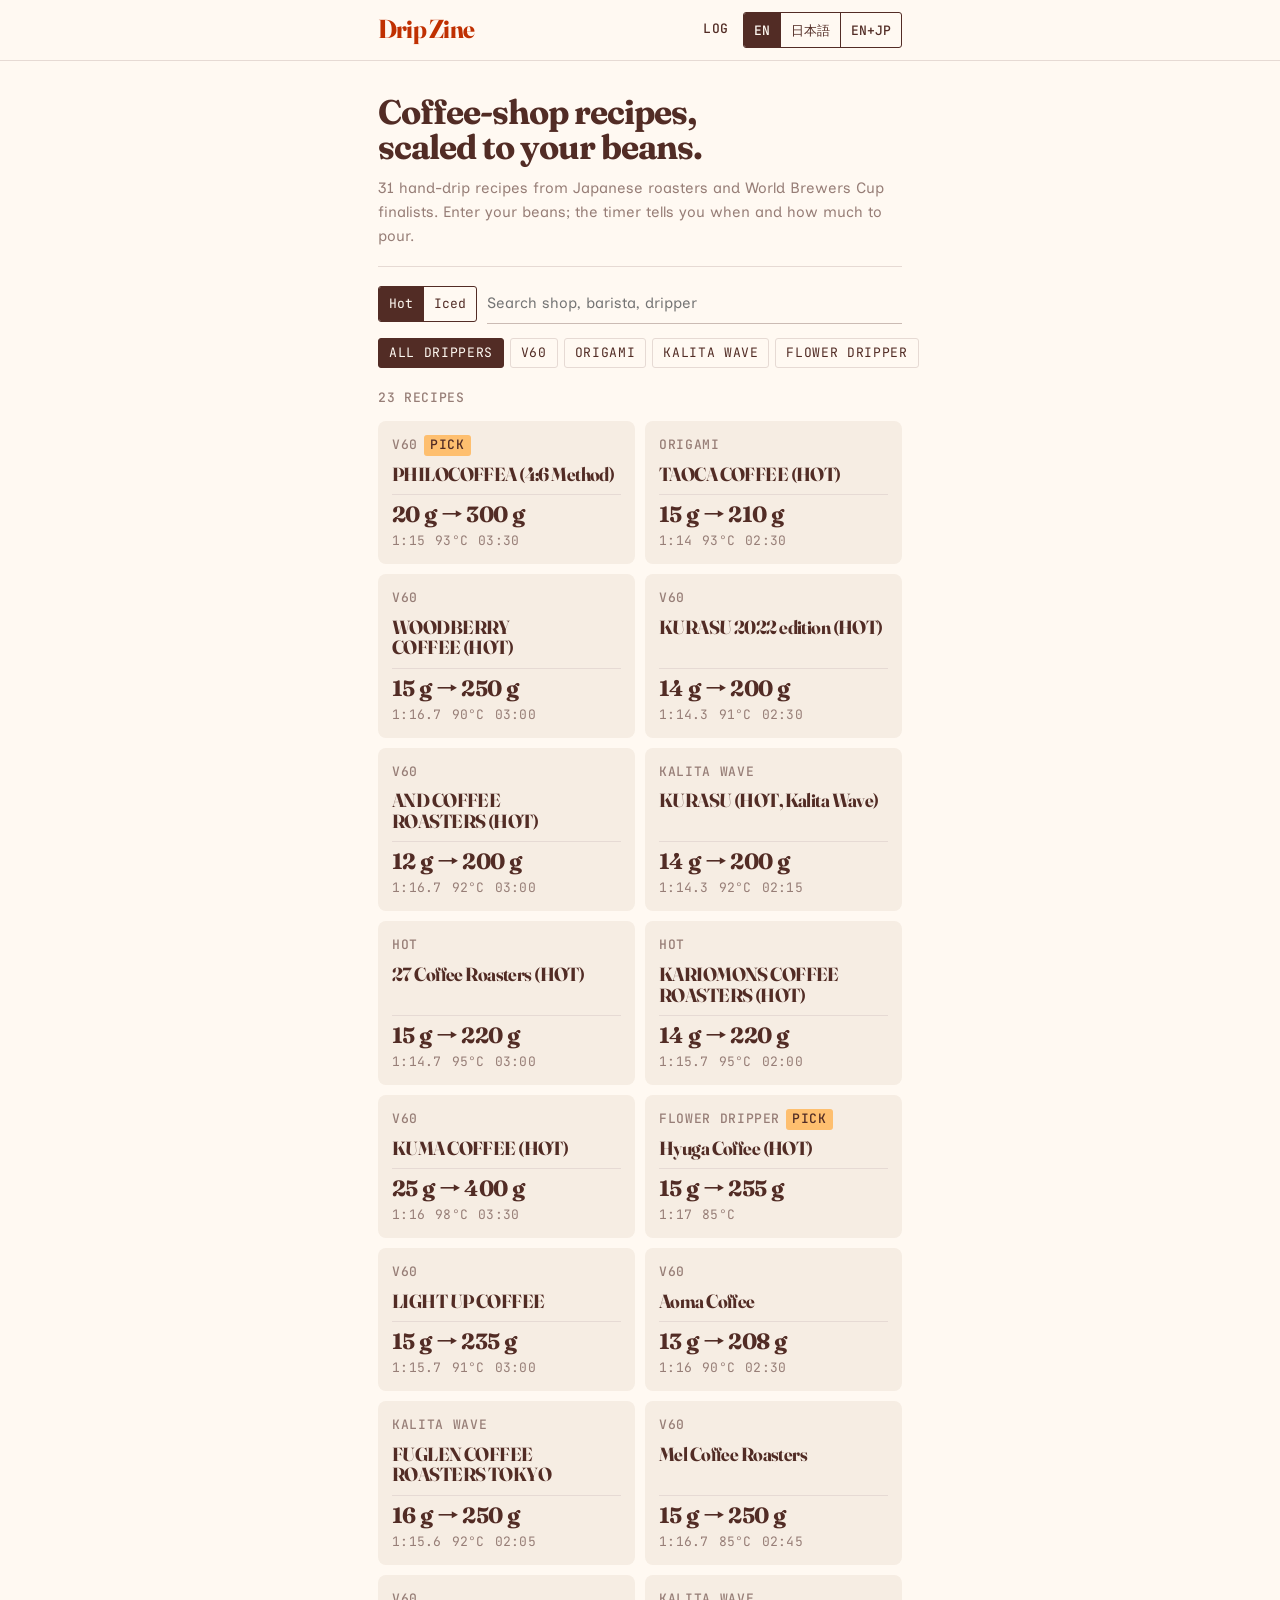
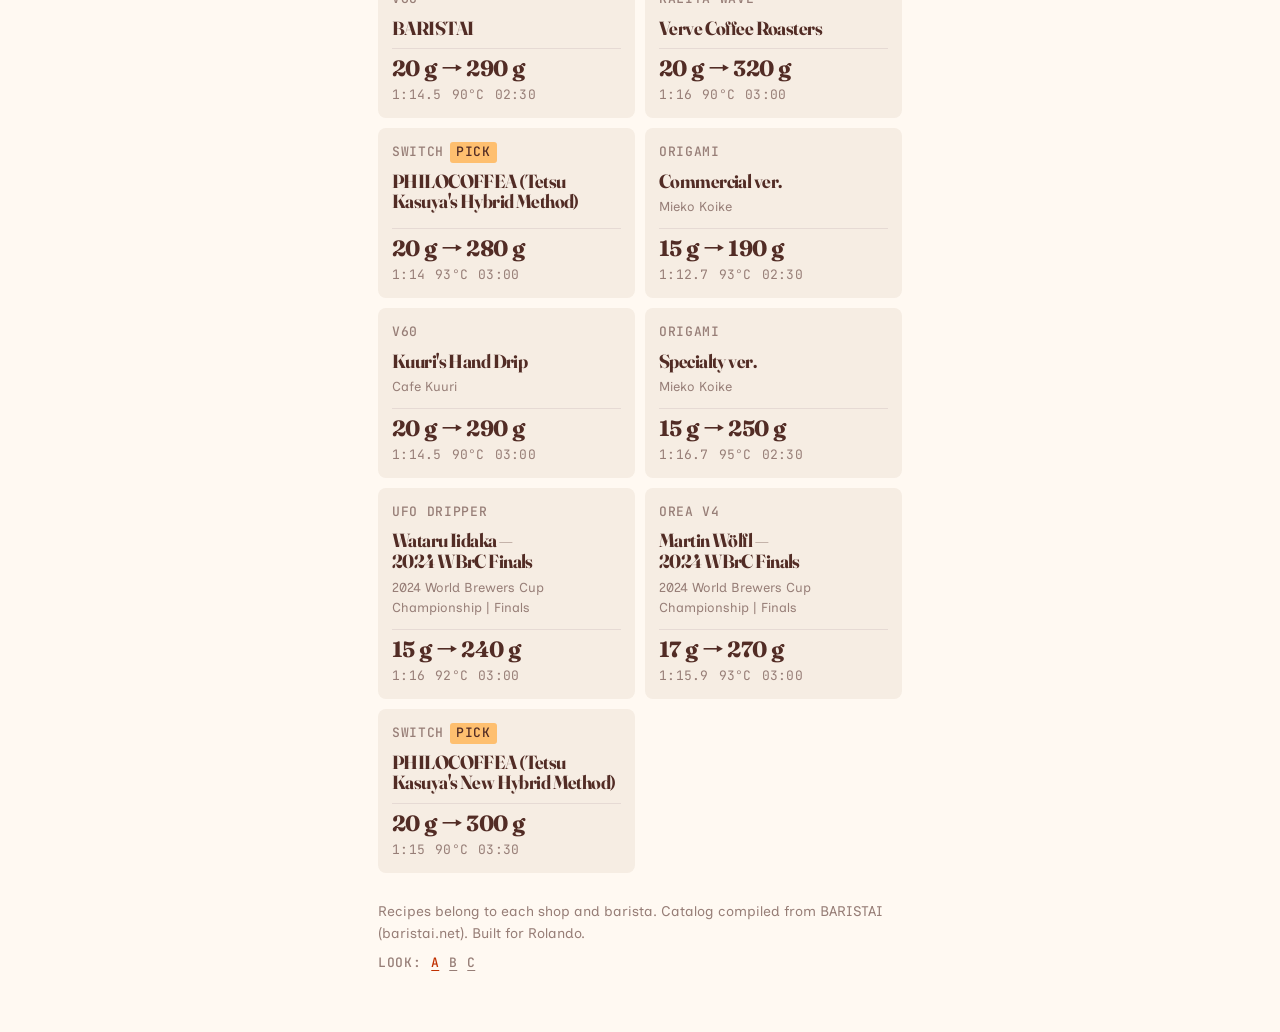
<file: index.html>
<!doctype html>
<html lang="en">
<head>
<meta charset="utf-8">
<meta name="viewport" content="width=device-width,initial-scale=1,viewport-fit=cover">
<title>Drip Zine — coffee-shop recipes, scaled to your beans</title>
<meta name="description" content="Hand-drip recipes from Japanese coffee shops and World Brewers Cup finalists. Enter your beans, get every pour and a timer that talks.">
<meta name="theme-color" content="#fff9f2">
<link rel="manifest" href="manifest.webmanifest">
<link rel="icon" href="icon.svg" type="image/svg+xml">
<link rel="apple-touch-icon" href="apple-touch-icon.png">
<meta name="apple-mobile-web-app-capable" content="yes">
<meta name="apple-mobile-web-app-status-bar-style" content="default">
<link rel="preconnect" href="https://fonts.googleapis.com">
<link rel="preconnect" href="https://fonts.gstatic.com" crossorigin>
<link href="https://fonts.googleapis.com/css2?family=Fraunces:opsz,wght@9..144,700;9..144,900&family=Inclusive+Sans:wght@400;700&family=JetBrains+Mono:wght@400;500;700&family=Zen+Kaku+Gothic+New:wght@500;700;900&family=Playfair+Display:wght@400&family=Anton&display=swap" rel="stylesheet">
<link rel="stylesheet" href="style.css">
</head>
<body>
<header class="top">
  <div class="wrap bar">
    <a class="brand display" href="#/">Drip Zine</a>
    <nav class="mono">
      <a class="navlink" href="#/log" data-ui="log">LOG</a>
      <div class="seg lang" role="group" aria-label="Language">
        <button data-lang="en">EN</button><button data-lang="ja">日本語</button><button data-lang="both">EN+JP</button>
      </div>
    </nav>
  </div>
</header>
<main id="app" class="wrap"></main>
<script type="module" src="app.js"></script>
</body>
</html>
</file>
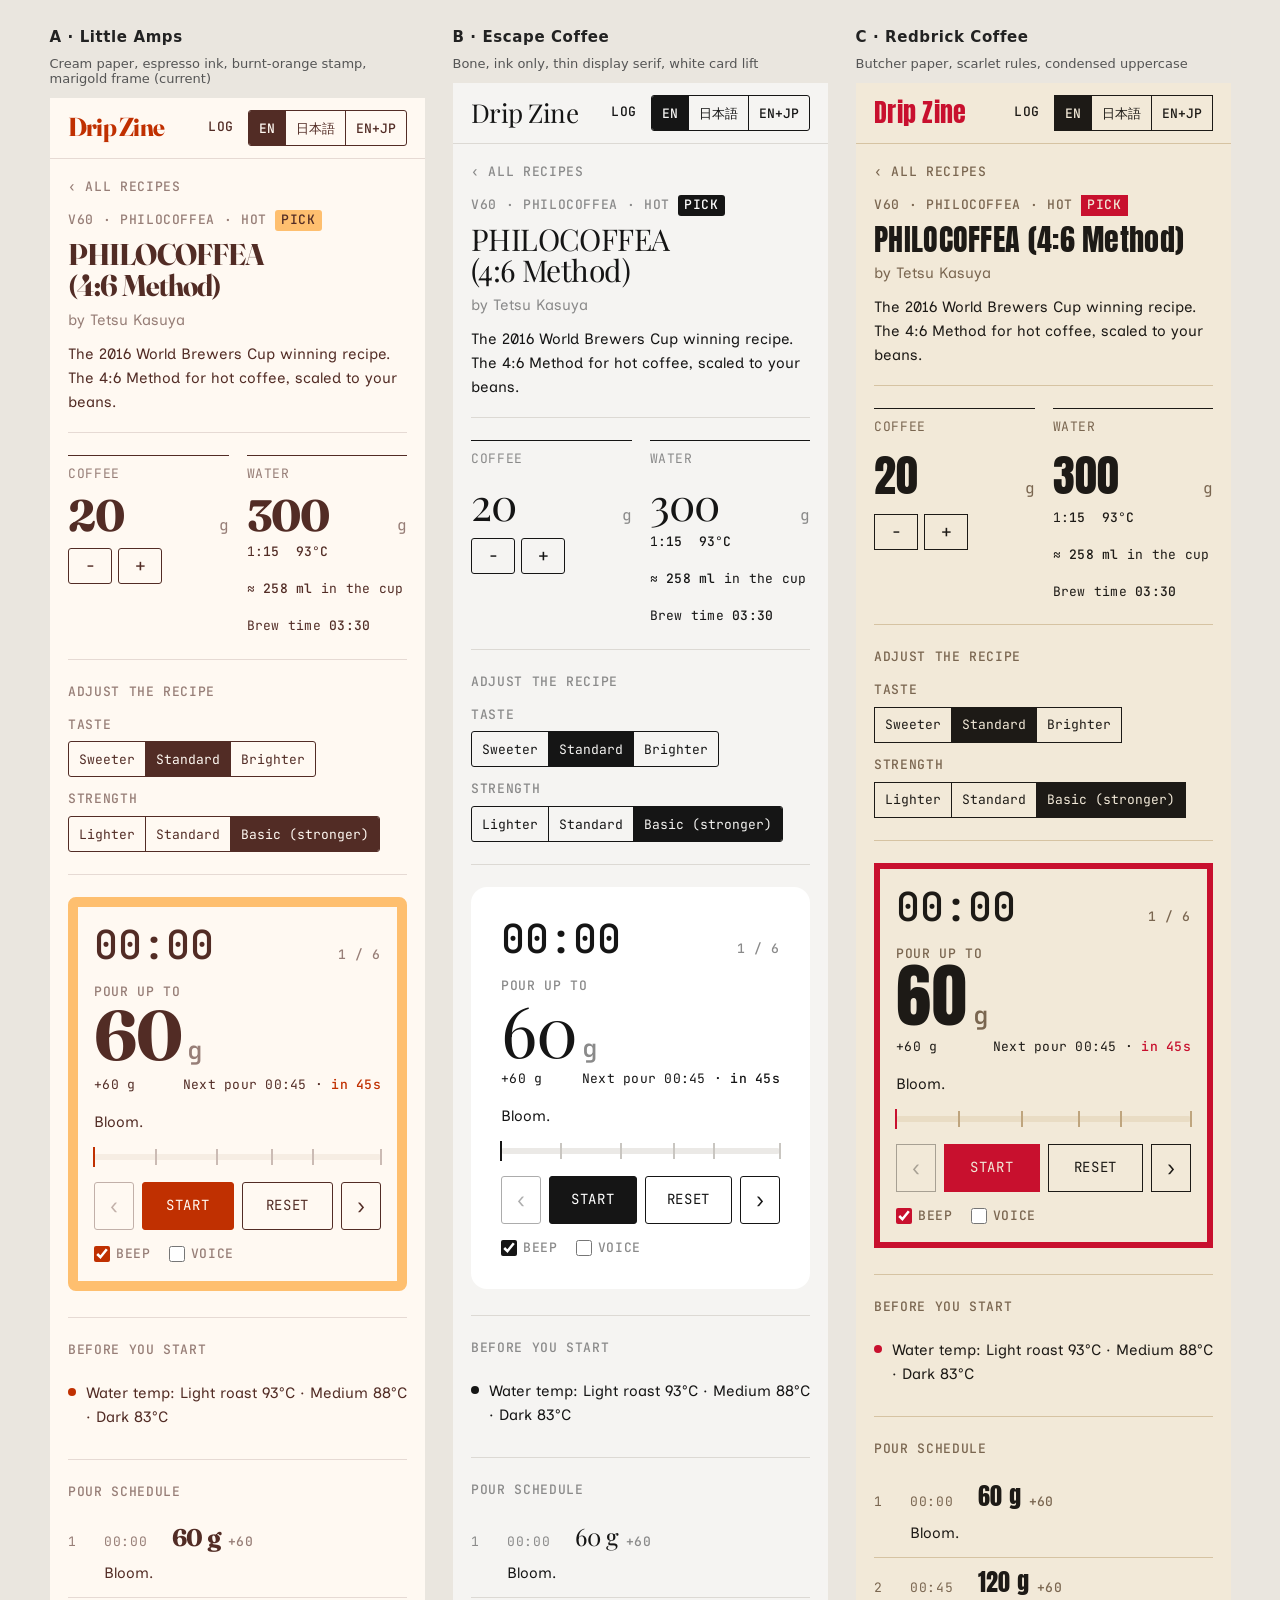
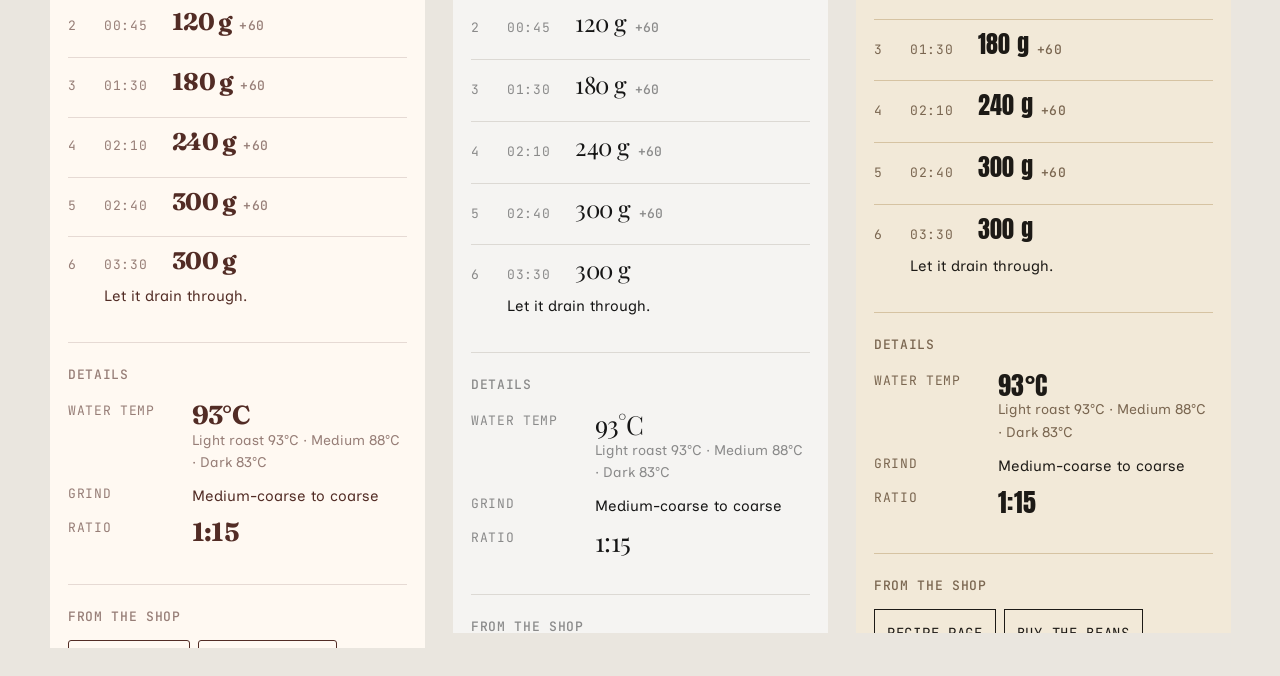
<file: compare.html>
<!doctype html><html lang="en"><head><meta charset="utf-8"><title>Drip Zine — 3 looks</title>
<style>body{margin:0;background:#eae6df;font-family:-apple-system,system-ui,sans-serif;color:#222}
.wrap{display:flex;gap:28px;justify-content:center;padding:28px}
.col{width:375px}.col h2{margin:0 0 10px;font-size:15px;font-weight:700;letter-spacing:.04em}.col p{margin:0 0 12px;font-size:13px;color:#555}
iframe{width:375px;height:2150px;border:0;background:#fff;display:block}</style></head><body>
<div class="wrap">
<div class="col"><h2>A · Little Amps</h2><p>Cream paper, espresso ink, burnt-orange stamp, marigold frame (current)</p><iframe src="./?motif=a#/r/philocoffea-46"></iframe></div>
<div class="col"><h2>B · Escape Coffee</h2><p>Bone, ink only, thin display serif, white card lift</p><iframe src="./?motif=b#/r/philocoffea-46"></iframe></div>
<div class="col"><h2>C · Redbrick Coffee</h2><p>Butcher paper, scarlet rules, condensed uppercase</p><iframe src="./?motif=c#/r/philocoffea-46"></iframe></div>
</div></body></html>
</file>
<file: style.css>
/* Drip Zine — motif A borrowed from Little Amps Coffee (Refero): cream paper, espresso ink,
   burnt-orange stamp, marigold frame, monospace labels. B = Escape Coffee (bone, ink only).
   C = Redbrick Coffee (scarlet ink on butcher paper). Tokens only differ; the skeleton is shared. */
:root{
  --paper:#fff9f2;--linen:#f6ede3;--hair:#e6dad4;--sand:#cbbbb4;--ink:#522c25;--dust:#977e77;
  --accent:#c03001;--accent-ink:#fff9f2;--amber:#c46500;--tag:#febf6f;--tag-ink:#522c25;--cool:#89b4ca;--frame:#febf6f;
  --r-btn:3px;--r-card:8px;--frame-w:10px;
  --display:'Fraunces','Zen Kaku Gothic New',Georgia,serif;--display-w:700;--display-track:-.03em;
  --mono:'JetBrains Mono',ui-monospace,SFMono-Regular,Menlo,monospace;
  --body:'Inclusive Sans','Zen Kaku Gothic New',-apple-system,BlinkMacSystemFont,'Hiragino Sans',sans-serif;
  --ease:cubic-bezier(.22,1,.36,1);
}
html[data-motif=b]{
  --paper:#f5f4f2;--linen:#ebe9e6;--hair:#dcd9d4;--sand:#c9c6c1;--ink:#151515;--dust:#8a8a8a;
  --accent:#151515;--accent-ink:#ffffff;--amber:#151515;--tag:#151515;--tag-ink:#ffffff;--cool:#151515;--frame:#ffffff;
  --r-btn:3px;--r-card:16px;--frame-w:14px;
  --display:'Playfair Display','Zen Kaku Gothic New',Georgia,serif;--display-w:400;--display-track:-.02em;
}
html[data-motif=c]{
  --paper:#f2e9d8;--linen:#e9dcc4;--hair:#d6c3a2;--sand:#bfa57e;--ink:#1d1a16;--dust:#7a6650;
  --accent:#c8102e;--accent-ink:#f2e9d8;--amber:#a30d25;--tag:#c8102e;--tag-ink:#f2e9d8;--cool:#1d1a16;--frame:#c8102e;
  --r-btn:0;--r-card:0;--frame-w:6px;
  --display:'Anton','Zen Kaku Gothic New',Impact,sans-serif;--display-w:400;--display-track:.01em;
}
*{box-sizing:border-box}
html{color-scheme:light;background:var(--paper)}
body{margin:0;background:var(--paper);color:var(--ink);font-family:var(--body);font-size:15px;line-height:1.6;-webkit-font-smoothing:antialiased;padding-bottom:max(48px,env(safe-area-inset-bottom))}
html[lang=ja] body{line-height:1.8;word-break:auto-phrase;line-break:strict}
a{color:inherit;text-decoration:none}
button{font:inherit;color:inherit;background:none;border:0;padding:0;cursor:pointer;-webkit-tap-highlight-color:transparent}
input,textarea{font:inherit;color:inherit}
h1,h2,h3{margin:0;text-wrap:balance}
.wrap{max-width:560px;margin:0 auto;padding:0 18px}
.mono{font-family:var(--mono);font-size:13px;letter-spacing:.05em;text-transform:uppercase;font-weight:500}
.display{font-family:var(--display);font-weight:var(--display-w);letter-spacing:var(--display-track);line-height:1.05;font-variation-settings:"opsz" 144}
html[lang=ja] .display{font-weight:900;letter-spacing:0}
.ja{display:block;font-family:var(--body);font-weight:500;font-size:.72em;letter-spacing:0;color:var(--dust);line-height:1.5;margin-top:.15em;text-transform:none}
.chip .ja,.inline .ja{display:inline;margin-left:.45em;font-size:.9em}

/* header */
.top{position:sticky;top:0;z-index:5;background:var(--paper);border-bottom:1px solid var(--hair)}
.bar{display:flex;align-items:center;justify-content:space-between;height:60px}
.brand{font-size:26px;color:var(--accent)}
nav{display:flex;align-items:center;gap:14px}
.navlink{padding:6px 0;border-bottom:1px solid transparent}
.navlink:hover{border-bottom-color:var(--ink)}
.seg{display:inline-flex;border:1px solid var(--ink);border-radius:var(--r-btn);overflow:hidden;font-family:var(--mono);font-size:13px;letter-spacing:.05em;text-transform:uppercase}
.seg button{padding:7px 10px;border-right:1px solid var(--ink);line-height:1;min-height:34px}
.seg button:last-child{border-right:0}
.seg button.on{background:var(--ink);color:var(--paper)}
.seg.temp button.on[data-temp=ice]{background:var(--cool);color:var(--ink)}
html[data-motif=b] .seg.temp button.on[data-temp=ice],html[data-motif=c] .seg.temp button.on[data-temp=ice]{color:var(--paper)}

/* home */
.hero{padding:34px 0 18px;border-bottom:1px solid var(--hair)}
.hero .tagline{font-family:var(--display);font-weight:var(--display-w);letter-spacing:var(--display-track);font-size:34px;line-height:1.02;margin:0 0 12px}
html[lang=ja] .hero .tagline{font-weight:900;letter-spacing:0;font-size:28px}
.hero .sub{margin:0;color:var(--dust)}
.filters{display:flex;flex-direction:column;gap:12px;padding:16px 0 6px}
.filters .row1{display:flex;gap:10px;align-items:center}
.filters input[type=search]{flex:1;min-width:0;border:0;border-bottom:1px solid var(--sand);background:transparent;padding:8px 0;border-radius:0;-webkit-appearance:none;appearance:none;font-size:15px}
.filters input[type=search]:focus{outline:0;border-bottom:2px solid var(--ink)}
.chips{display:flex;gap:6px;overflow-x:auto;padding:2px 0 8px;scrollbar-width:none;margin:0 -18px;padding-left:18px;padding-right:18px}
.chips::-webkit-scrollbar{display:none}
.chip{flex:0 0 auto;border:1px solid var(--hair);border-radius:var(--r-btn);padding:6px 10px;font-family:var(--mono);font-size:13px;letter-spacing:.05em;text-transform:uppercase;white-space:nowrap;line-height:1.2;color:var(--ink);background:var(--paper)}
.chip.on{background:var(--ink);color:var(--paper);border-color:var(--ink)}
.count{color:var(--dust);padding:6px 0 0}
.rows{list-style:none;margin:12px 0 0;padding:0;display:grid;grid-template-columns:1fr 1fr;gap:10px}
.row{display:flex;flex-direction:column;height:100%;padding:14px 14px 12px;background:var(--linen);border-radius:var(--r-card);overflow-wrap:anywhere}
html[data-motif=b] .row{background:#fff}
.row-top{color:var(--dust);display:flex;gap:6px;align-items:center;flex-wrap:wrap;margin-bottom:8px;min-height:20px}
.row h3{font-size:19px;line-height:1.08;flex:1}
.row h3 .ja{font-size:.7em}
.row-shop{margin-top:6px;color:var(--dust);font-size:13px}
.row-stats{margin-top:10px;padding-top:8px;border-top:1px solid var(--hair);color:var(--ink);font-weight:400;text-transform:none;letter-spacing:.02em;display:grid;gap:2px}
.row-stats b{font-family:var(--display);font-weight:var(--display-w);font-size:22px;letter-spacing:var(--display-track);line-height:1}
.row-stats .meta{display:flex;flex-wrap:wrap;gap:2px 10px;color:var(--dust);margin-top:4px}
.row h3{margin-bottom:auto}
.row:active{background:var(--hair)}
.row:active h3{color:var(--accent)}
.tag{display:inline-block;background:var(--tag);color:var(--tag-ink);border-radius:var(--r-btn);padding:2px 6px;font-family:var(--mono);font-size:13px;letter-spacing:.05em;text-transform:uppercase;line-height:1.3}
.empty{padding:40px 0;color:var(--dust)}

/* recipe */
.back{display:inline-block;margin:18px 0 6px;color:var(--dust)}
.back:hover{color:var(--ink)}
.rhead{padding:6px 0 18px;border-bottom:1px solid var(--hair)}
.eyebrow{color:var(--dust);display:flex;gap:8px;flex-wrap:wrap;align-items:center;margin-bottom:8px}
.rhead h1{font-size:34px;margin-bottom:6px}
html[lang=ja] .rhead h1{font-size:28px}
.by{margin:0 0 10px;color:var(--dust)}
.desc{margin:0;max-width:60ch}
section{padding:22px 0;border-bottom:1px solid var(--hair)}
section h2{font-family:var(--mono);font-size:13px;letter-spacing:.05em;text-transform:uppercase;font-weight:500;color:var(--dust);margin:0 0 12px}

/* dose */
.dose{display:grid;grid-template-columns:1fr 1fr;gap:14px 18px}
.dose .field{border-top:1px solid var(--ink);padding-top:8px}
.dose label{display:block;font-family:var(--mono);font-size:13px;letter-spacing:.05em;text-transform:uppercase;color:var(--dust);margin-bottom:4px}
.numrow{display:flex;align-items:baseline;gap:6px}
.numrow input{width:100%;min-width:0;border:0;background:transparent;font-family:var(--display);font-weight:var(--display-w);font-size:44px;line-height:1;letter-spacing:var(--display-track);padding:0;-moz-appearance:textfield;appearance:textfield;font-variant-numeric:tabular-nums}
.numrow input::-webkit-inner-spin-button,.numrow input::-webkit-outer-spin-button{-webkit-appearance:none;margin:0}
.numrow input:focus{outline:0;color:var(--accent)}
.numrow .unit{font-family:var(--mono);font-size:16px;color:var(--dust)}
.stepper{display:flex;gap:6px;margin-top:6px}
.stepper button{border:1px solid var(--ink);border-radius:var(--r-btn);width:44px;height:36px;font-family:var(--mono);font-size:18px;line-height:1}
.stepper button:active{background:var(--ink);color:var(--paper)}
.facts{grid-column:1/-1;display:flex;gap:16px;flex-wrap:wrap;color:var(--ink);text-transform:none;letter-spacing:.02em;font-weight:400}
.facts b{font-weight:500}

/* adjust */
.adjust .grp{display:flex;flex-direction:column;gap:6px;margin-bottom:12px}
.adjust .grp:last-child{margin-bottom:0}
.adjust .seg{align-self:flex-start;flex-wrap:wrap}

/* timer */
.timer{padding:22px 0 26px}
.frame{border:var(--frame-w) solid var(--frame);background:var(--paper);border-radius:var(--r-card);padding:18px 16px 16px}
html[data-motif=b] .frame{background:#fff}
.t-top{display:flex;justify-content:space-between;align-items:baseline;color:var(--dust)}
.t-clock{font-family:var(--mono);font-size:40px;font-weight:500;letter-spacing:0;color:var(--ink);font-variant-numeric:tabular-nums;line-height:1}
.t-label{margin-top:16px;color:var(--dust)}
.t-big{font-family:var(--display);font-weight:var(--display-w);letter-spacing:var(--display-track);font-size:84px;line-height:.92;font-variant-numeric:tabular-nums;color:var(--ink)}
.t-big .g{font-family:var(--mono);font-size:26px;letter-spacing:0;color:var(--dust);margin-left:6px;font-weight:500}
.t-big.done{font-size:44px;line-height:1.1}
.t-sub{margin-top:8px;display:flex;justify-content:space-between;gap:12px;flex-wrap:wrap;color:var(--ink);text-transform:none;letter-spacing:.02em;font-weight:400}
.t-sub .cd{color:var(--accent);font-weight:500}
.t-note{margin-top:14px;min-height:24px;font-size:15px}
.techs{display:flex;flex-wrap:wrap;gap:6px;margin-bottom:8px}
.techs .chip{background:var(--linen);border-color:var(--linen)}
.track{position:relative;height:6px;background:var(--linen);border-radius:3px;margin:20px 0 22px}
.track .fill{position:absolute;left:0;top:0;bottom:0;background:var(--accent);border-radius:3px;width:0;transition:width .1s linear}
.track .mk{position:absolute;top:-5px;width:2px;height:16px;background:var(--sand);transform:translateX(-1px)}
.track .mk.on{background:var(--ink)}
.track .mk.cur{background:var(--accent);height:20px;top:-7px}
.t-ctrl{display:grid;grid-template-columns:44px 1fr 1fr 44px;gap:8px}
.btn{border:1px solid var(--ink);border-radius:var(--r-btn);min-height:48px;padding:0 12px;font-family:var(--mono);font-size:14px;letter-spacing:.05em;text-transform:uppercase;line-height:1.1;display:inline-flex;align-items:center;justify-content:center;transition:transform .12s var(--ease)}
.btn:active{transform:scale(.98)}
.btn.primary{background:var(--accent);border-color:var(--accent);color:var(--accent-ink)}
.btn.arrow{font-size:20px;padding:0}
.btn:disabled{opacity:.35}
.t-opts{display:flex;gap:18px;margin-top:14px;color:var(--dust);align-items:center;flex-wrap:wrap}
.t-opts label{display:inline-flex;gap:6px;align-items:center}
.t-opts input{accent-color:var(--accent);width:16px;height:16px;margin:0}
.awake{margin-left:auto;font-weight:400;letter-spacing:.02em;text-transform:none}
.hint{color:var(--dust);margin:0 0 12px}

/* steps */
.steps ol{list-style:none;margin:0;padding:0}
.steps li{display:grid;grid-template-columns:26px 58px 1fr;gap:8px 10px;padding:12px 0;border-bottom:1px solid var(--hair);align-items:baseline}
.steps li:last-child{border-bottom:0}
.steps li.cur{background:var(--linen);margin:0 -10px;padding:12px 10px;border-radius:var(--r-card)}
.steps .n,.steps .tm{font-family:var(--mono);font-size:13px;letter-spacing:.05em;color:var(--dust)}
.steps .w{font-family:var(--display);font-weight:var(--display-w);font-size:24px;letter-spacing:var(--display-track);line-height:1;font-variant-numeric:tabular-nums}
.steps .w small{font-family:var(--mono);font-size:13px;letter-spacing:.02em;color:var(--dust);margin-left:8px;font-weight:500}
.steps .body{grid-column:2/-1;font-size:15px}
.steps .body .techs{margin-bottom:4px}
.steps .vlink{font-family:var(--mono);font-size:13px;letter-spacing:.05em;text-transform:uppercase;color:var(--accent);margin-left:8px}
.before ul{list-style:none;margin:0;padding:0}
.before li{padding:8px 0;border-bottom:1px solid var(--hair);display:flex;gap:10px;align-items:baseline}
.before li:last-child{border-bottom:0}
.before .dot{width:8px;height:8px;border-radius:50%;background:var(--accent);flex:0 0 auto;transform:translateY(-2px)}

/* facts table */
.kv{display:grid;grid-template-columns:110px 1fr;gap:10px 14px}
.kv dt{font-family:var(--mono);font-size:13px;letter-spacing:.05em;text-transform:uppercase;color:var(--dust);margin:0}
.kv dd{margin:0}
.kv .big{font-family:var(--display);font-weight:var(--display-w);font-size:26px;letter-spacing:var(--display-track);line-height:1.1}
.kv .muted{color:var(--dust);font-size:14px}

/* links + video */
.links .btns{display:flex;flex-wrap:wrap;gap:8px}
.video{margin-top:14px;aspect-ratio:16/9;background:var(--linen);border-radius:var(--r-card);overflow:hidden}
.video iframe{width:100%;height:100%;border:0;display:block}

/* vocab */
.vocab ul{list-style:none;margin:0;padding:0;display:grid;gap:8px}
.vocab li{display:grid;grid-template-columns:1fr auto;gap:4px 12px;padding:8px 0;border-bottom:1px solid var(--hair);align-items:baseline}
.vocab li:last-child{border-bottom:0}
.vocab .jp{font-family:var(--body);font-weight:700;font-size:18px;color:var(--ink)}
.vocab .ro{font-family:var(--mono);font-size:13px;color:var(--dust);letter-spacing:.02em;text-transform:none;text-align:right}
.vocab .en{grid-column:1/-1;color:var(--dust);font-size:14px}

/* brew log */
.stars{display:flex;gap:6px}
.stars button{width:44px;height:40px;border:1px solid var(--hair);border-radius:var(--r-btn);font-family:var(--mono);font-size:14px}
.stars button.on{background:var(--tag);color:var(--tag-ink);border-color:var(--tag)}
.form{display:grid;gap:12px}
.form label{display:grid;gap:4px}
.form label span{font-family:var(--mono);font-size:13px;letter-spacing:.05em;text-transform:uppercase;color:var(--dust)}
.form input[type=text],.form textarea{border:0;border-bottom:1px solid var(--sand);background:transparent;padding:8px 0;border-radius:0;font-size:15px;-webkit-appearance:none;appearance:none;resize:vertical}
.form input:focus,.form textarea:focus{outline:0;border-bottom:2px solid var(--ink)}
.logs{list-style:none;margin:14px 0 0;padding:0}
.logs li{padding:12px 0;border-bottom:1px solid var(--hair);display:grid;grid-template-columns:1fr auto;gap:2px 10px}
.logs .when{font-family:var(--mono);font-size:13px;letter-spacing:.05em;text-transform:uppercase;color:var(--dust)}
.logs .what{font-size:15px}
.logs .what b{font-weight:700}
.logs .memo{grid-column:1/-1;color:var(--dust);font-size:14px}
.logs .del{font-family:var(--mono);font-size:13px;letter-spacing:.05em;text-transform:uppercase;color:var(--dust);align-self:start}
.logs .del:hover{color:var(--accent)}
.saved{color:var(--accent)}
footer{padding:28px 0 10px;color:var(--dust);font-size:14px;display:grid;gap:8px}
footer .motifs{display:flex;gap:10px;align-items:center}
footer .motifs button{text-decoration:underline;text-underline-offset:3px}
footer .motifs button.on{color:var(--accent)}
:focus-visible{outline:2px solid var(--accent);outline-offset:2px}
@media (max-width:380px){.t-big{font-size:70px}.rhead h1{font-size:30px}.t-ctrl{grid-template-columns:40px 1fr 1fr 40px}}
@media (min-width:700px){.dose{grid-template-columns:1fr 1fr}}
@media (prefers-reduced-motion:reduce){*{transition:none!important;animation:none!important}}
</file>
